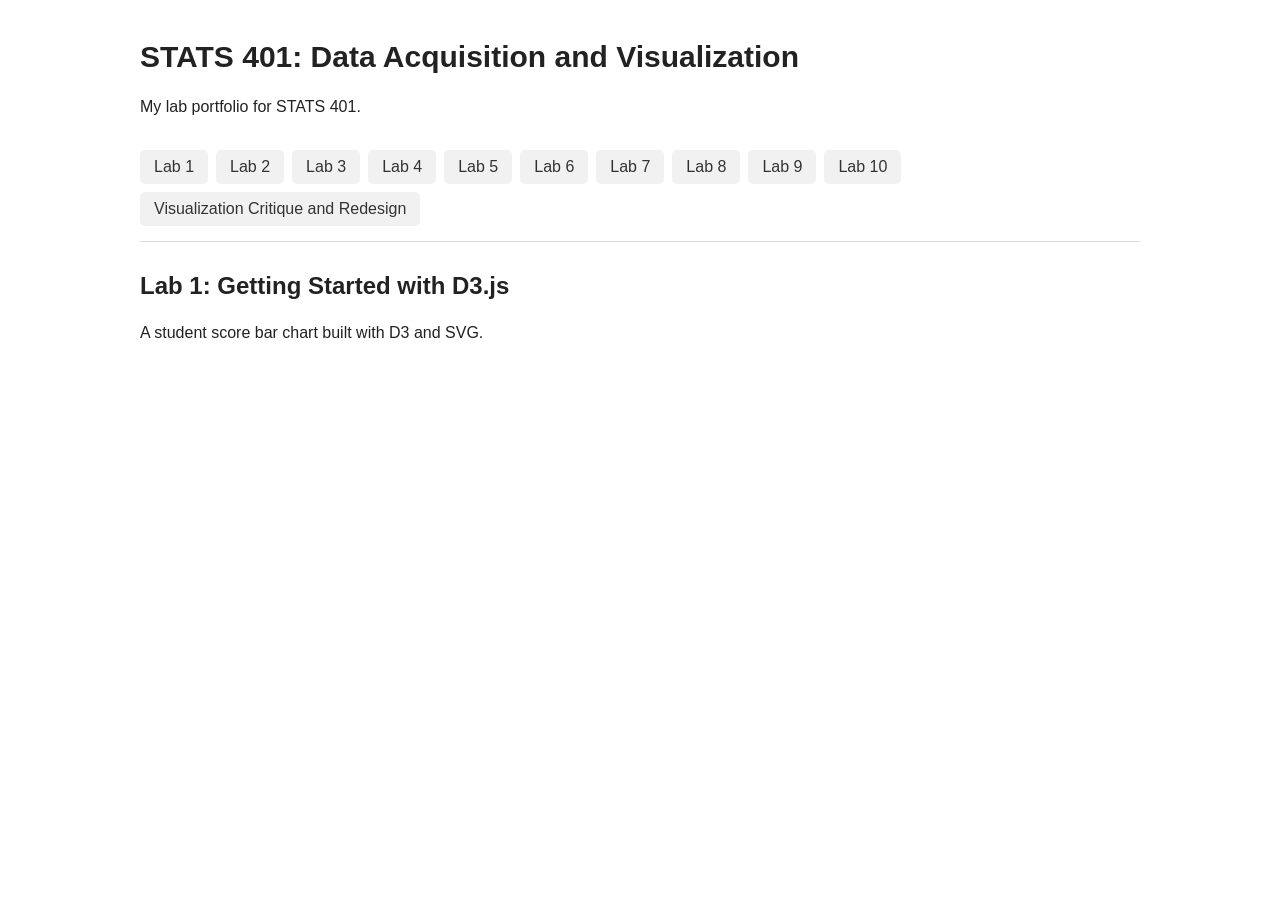
<file: index.html>
<!DOCTYPE html>
<html lang="en">
<head>
  <meta charset="UTF-8">
  <meta name="viewport" content="width=device-width, initial-scale=1.0">
  <title>STATS 401 Labs</title>
  <link rel="stylesheet" href="css/style.css">
</head>
<body>

  <h1>STATS 401: Data Acquisition and Visualization</h1>
  <p>My lab portfolio for STATS 401.</p>

  <nav class="lab-nav">
    <a href="lab1/index.html">Lab 1</a>
    <a href="lab2/index.html">Lab 2</a>
    <a href="lab3/index.html">Lab 3</a>
    <a href="lab4/index.html">Lab 4</a>
    <a href="lab5/index.html">Lab 5</a>
    <a href="lab6/index.html">Lab 6</a>
    <a href="lab7/index.html">Lab 7</a>
    <a href="lab8/index.html">Lab 8</a>
    <a href="lab9/index.html">Lab 9</a>
    <a href="lab10/index.html">Lab 10</a>
    <a href="viz-critique/index.html">Visualization Critique and Redesign</a>
  </nav>

  <h2>Lab 1: Getting Started with D3.js</h2>
  <p>A student score bar chart built with D3 and SVG.</p>

</body>
</html>
</file>
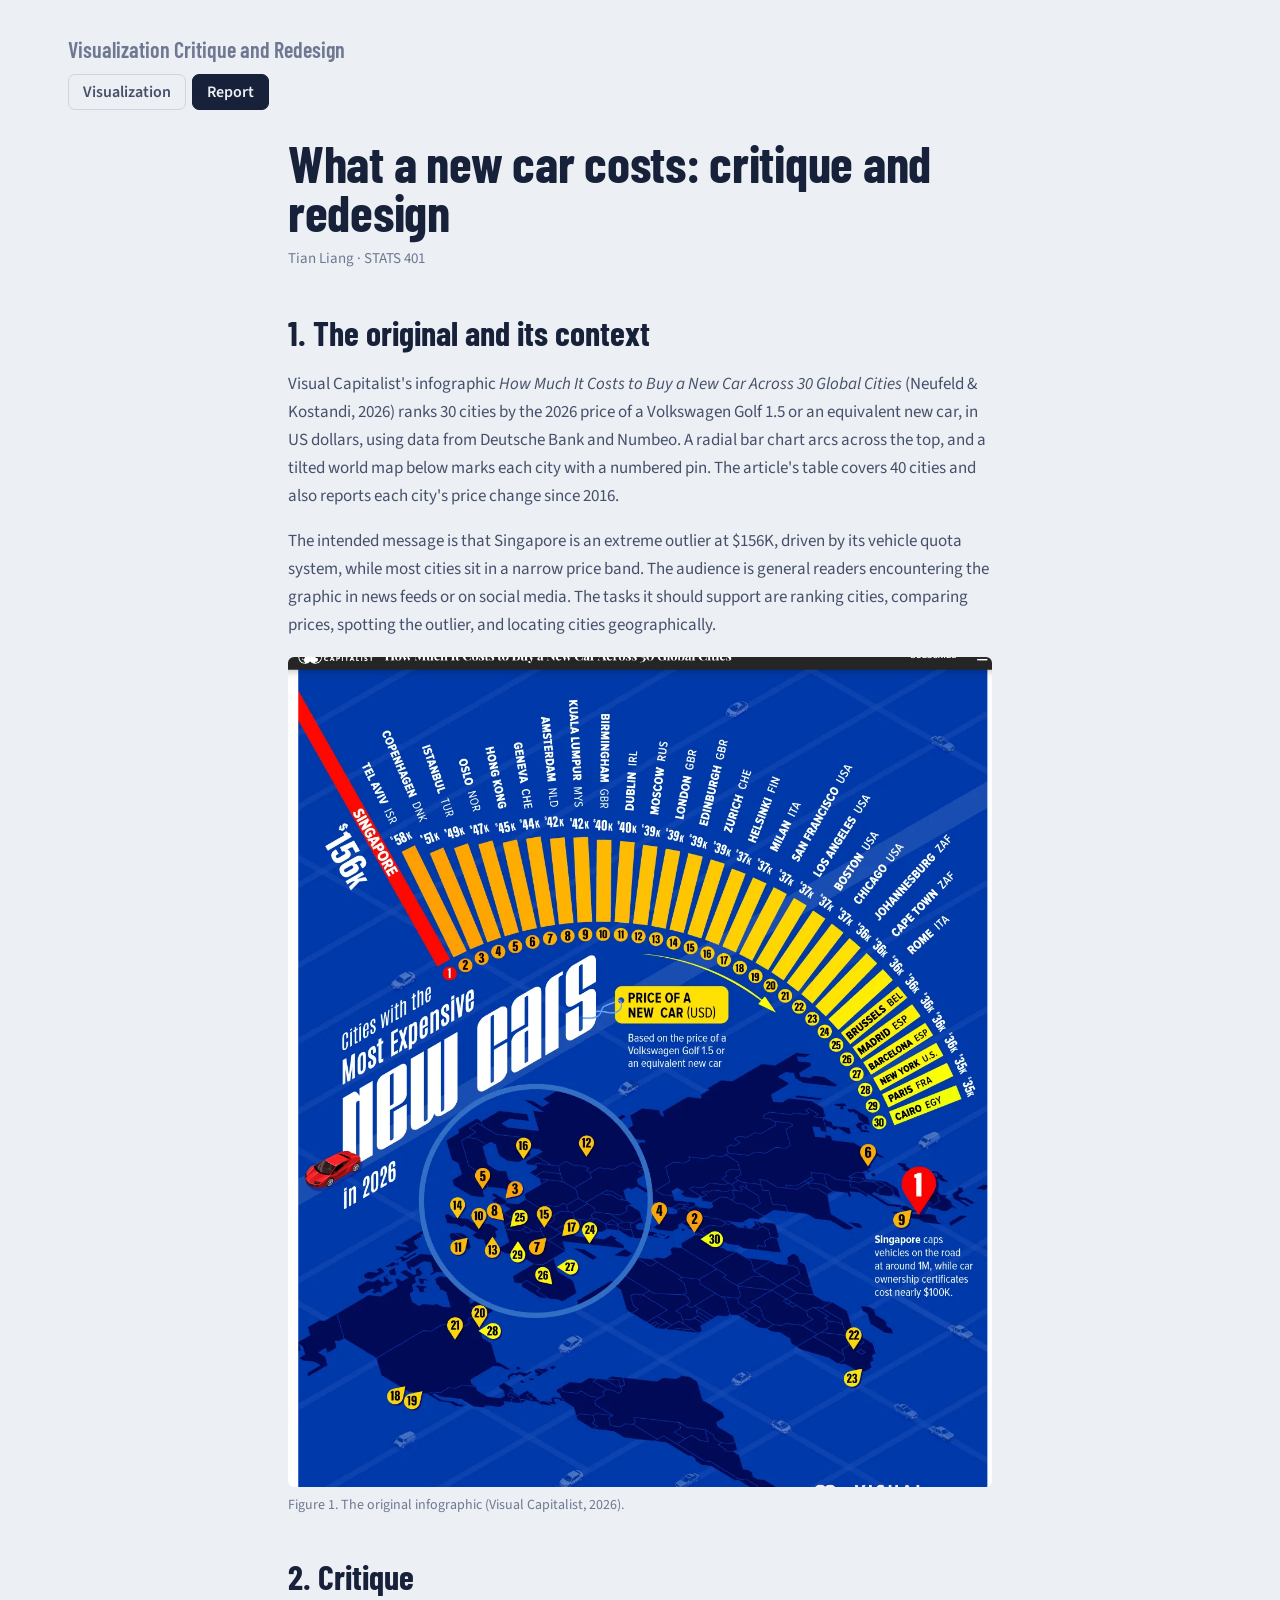
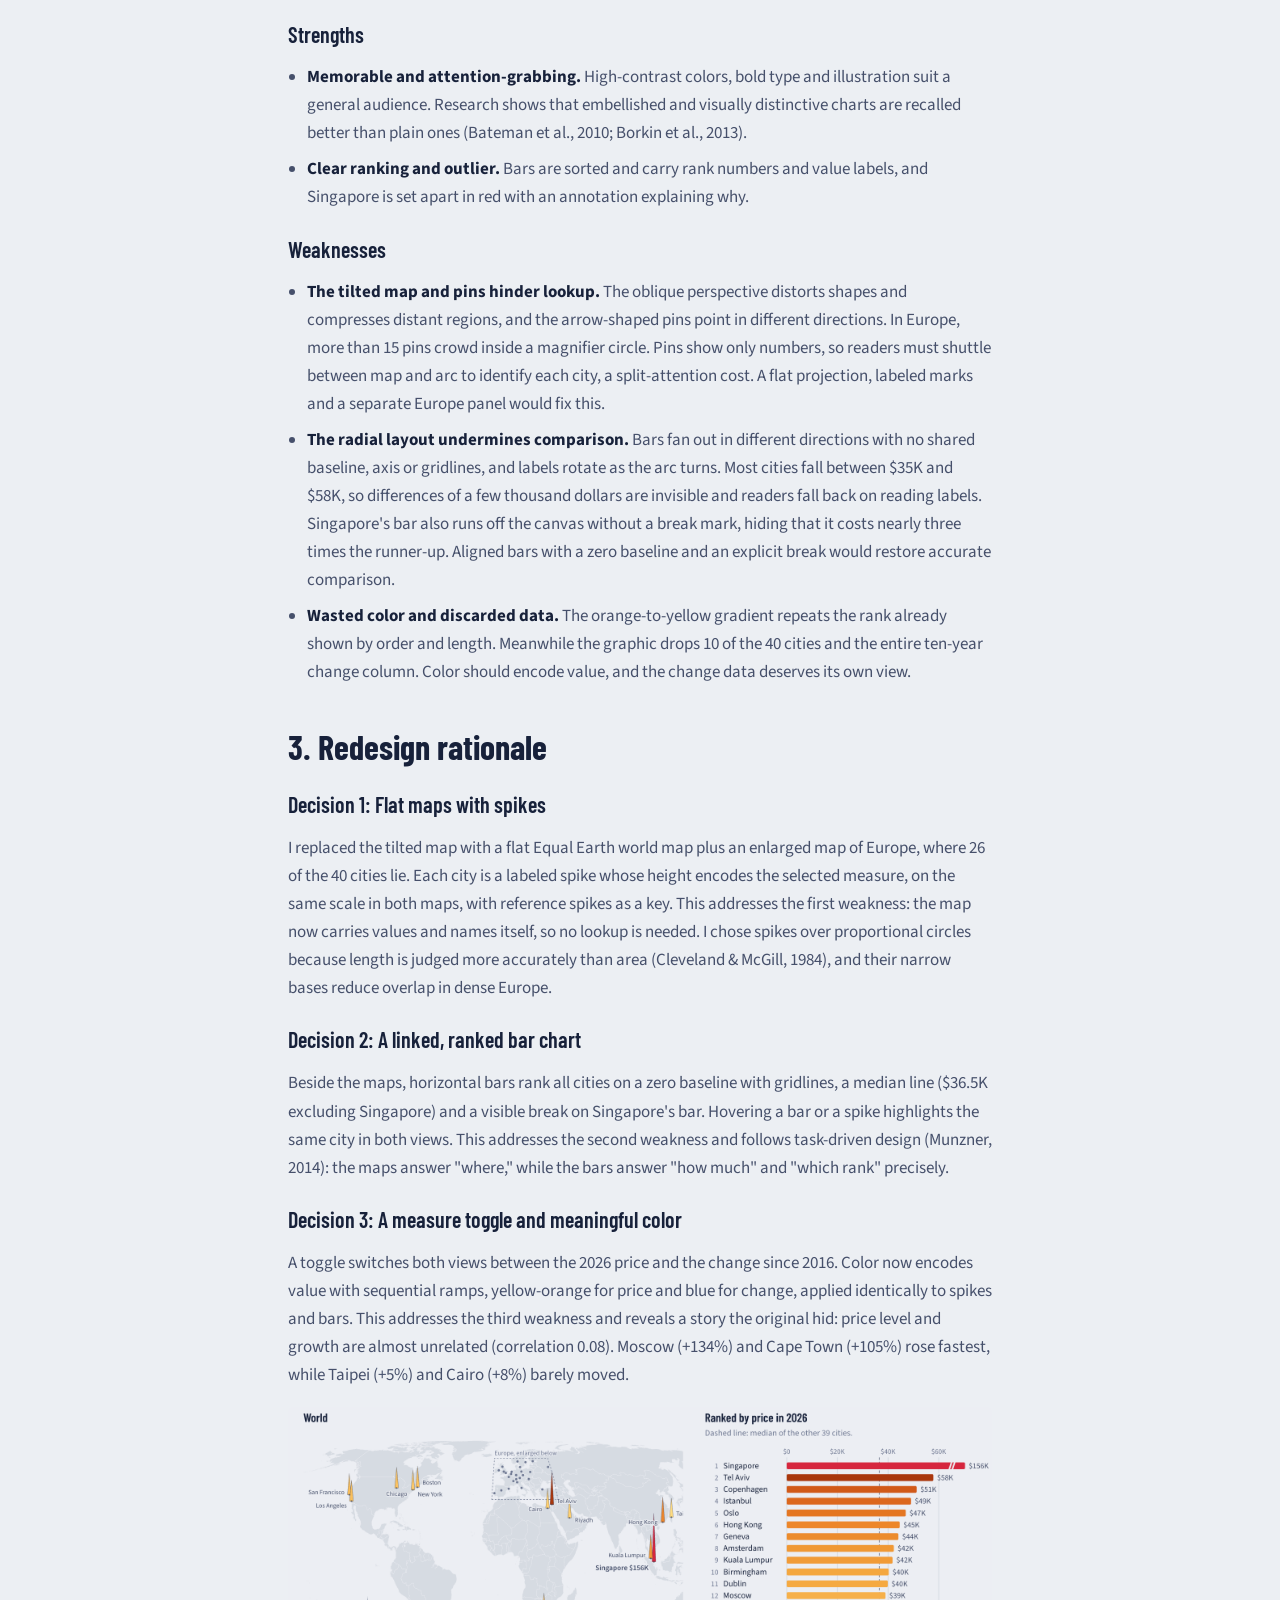
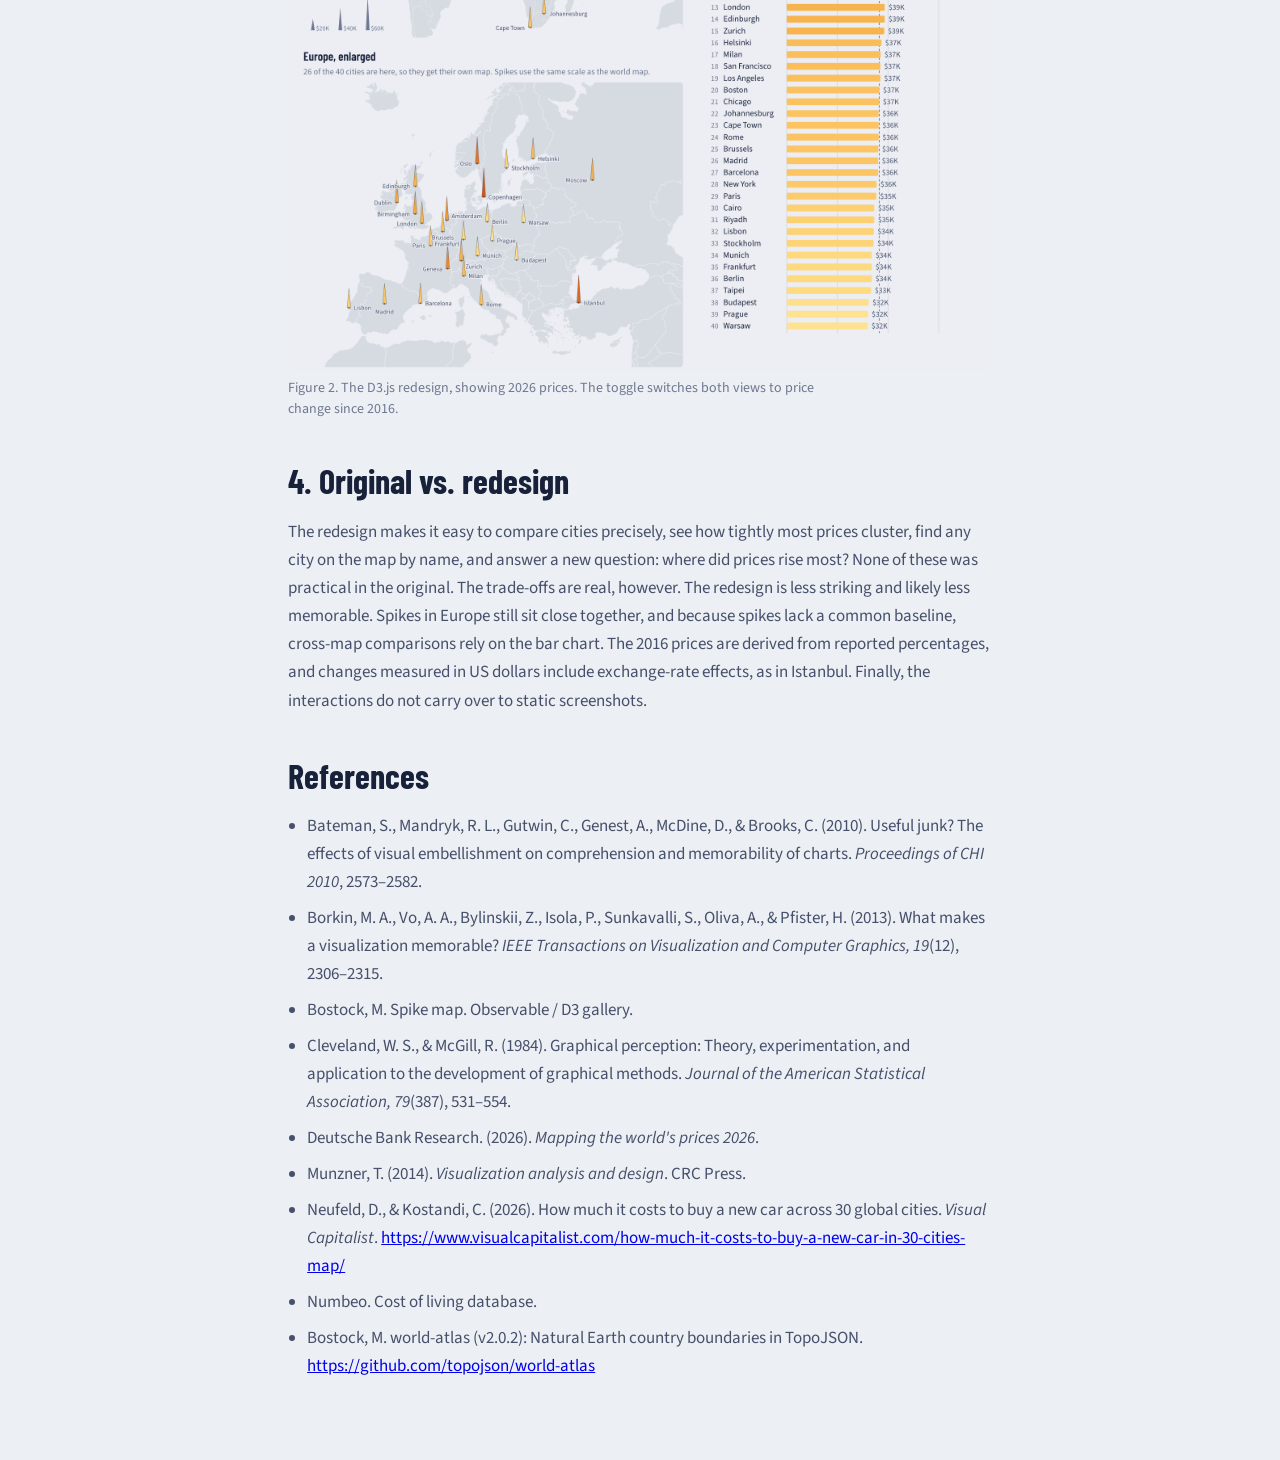
<file: viz-critique/report.html>
<!doctype html>
<html lang="en">
<head>
<meta charset="utf-8">
<meta name="viewport" content="width=device-width, initial-scale=1, viewport-fit=cover">
<title>Report: Visualization Critique and Redesign</title>
<link rel="preconnect" href="https://fonts.googleapis.com">
<link rel="preconnect" href="https://fonts.gstatic.com" crossorigin>
<link href="https://fonts.googleapis.com/css2?family=Barlow+Condensed:wght@500;600;700&family=Source+Sans+3:wght@400;600&display=swap" rel="stylesheet">
<link rel="stylesheet" href="css/style.css">
</head>
<body>
<header class="page-head">
  <p class="kicker">Visualization Critique and Redesign</p>
  <nav class="tabs" aria-label="Project sections">
    <a href="index.html">Visualization</a>
    <a href="report.html" aria-current="page">Report</a>
  </nav>
</header>

<main class="report">
<h1>What a new car costs: critique and redesign</h1>
<p class="meta">Tian Liang · STATS 401</p>

<h2>1. The original and its context</h2>
<!-- REPORT-BODY-START -->
<p>Visual Capitalist's infographic <em>How Much It Costs to Buy a New Car Across 30 Global Cities</em> (Neufeld &amp; Kostandi, 2026) ranks 30 cities by the 2026 price of a Volkswagen Golf 1.5 or an equivalent new car, in US dollars, using data from Deutsche Bank and Numbeo. A radial bar chart arcs across the top, and a tilted world map below marks each city with a numbered pin. The article's table covers 40 cities and also reports each city's price change since 2016.</p>
<p>The intended message is that Singapore is an extreme outlier at $156K, driven by its vehicle quota system, while most cities sit in a narrow price band. The audience is general readers encountering the graphic in news feeds or on social media. The tasks it should support are ranking cities, comparing prices, spotting the outlier, and locating cities geographically.</p>

<figure>
  <img src="images/original.png" alt="Original infographic: radial bar chart of new car prices above a tilted map with numbered pins.">
  <figcaption>Figure 1. The original infographic (Visual Capitalist, 2026).</figcaption>
</figure>

<h2>2. Critique</h2>
<h3>Strengths</h3>
<ul>
  <li><strong>Memorable and attention-grabbing.</strong> High-contrast colors, bold type and illustration suit a general audience. Research shows that embellished and visually distinctive charts are recalled better than plain ones (Bateman et al., 2010; Borkin et al., 2013).</li>
  <li><strong>Clear ranking and outlier.</strong> Bars are sorted and carry rank numbers and value labels, and Singapore is set apart in red with an annotation explaining why.</li>
</ul>
<h3>Weaknesses</h3>
<ul>
  <li><strong>The tilted map and pins hinder lookup.</strong> The oblique perspective distorts shapes and compresses distant regions, and the arrow-shaped pins point in different directions. In Europe, more than 15 pins crowd inside a magnifier circle. Pins show only numbers, so readers must shuttle between map and arc to identify each city, a split-attention cost. A flat projection, labeled marks and a separate Europe panel would fix this.</li>
  <li><strong>The radial layout undermines comparison.</strong> Bars fan out in different directions with no shared baseline, axis or gridlines, and labels rotate as the arc turns. Most cities fall between $35K and $58K, so differences of a few thousand dollars are invisible and readers fall back on reading labels. Singapore's bar also runs off the canvas without a break mark, hiding that it costs nearly three times the runner-up. Aligned bars with a zero baseline and an explicit break would restore accurate comparison.</li>
  <li><strong>Wasted color and discarded data.</strong> The orange-to-yellow gradient repeats the rank already shown by order and length. Meanwhile the graphic drops 10 of the 40 cities and the entire ten-year change column. Color should encode value, and the change data deserves its own view.</li>
</ul>

<h2>3. Redesign rationale</h2>
<h3>Decision 1: Flat maps with spikes</h3>
<p>I replaced the tilted map with a flat Equal Earth world map plus an enlarged map of Europe, where 26 of the 40 cities lie. Each city is a labeled spike whose height encodes the selected measure, on the same scale in both maps, with reference spikes as a key. This addresses the first weakness: the map now carries values and names itself, so no lookup is needed. I chose spikes over proportional circles because length is judged more accurately than area (Cleveland &amp; McGill, 1984), and their narrow bases reduce overlap in dense Europe.</p>
<h3>Decision 2: A linked, ranked bar chart</h3>
<p>Beside the maps, horizontal bars rank all cities on a zero baseline with gridlines, a median line ($36.5K excluding Singapore) and a visible break on Singapore's bar. Hovering a bar or a spike highlights the same city in both views. This addresses the second weakness and follows task-driven design (Munzner, 2014): the maps answer "where," while the bars answer "how much" and "which rank" precisely.</p>
<h3>Decision 3: A measure toggle and meaningful color</h3>
<p>A toggle switches both views between the 2026 price and the change since 2016. Color now encodes value with sequential ramps, yellow-orange for price and blue for change, applied identically to spikes and bars. This addresses the third weakness and reveals a story the original hid: price level and growth are almost unrelated (correlation 0.08). Moscow (+134%) and Cape Town (+105%) rose fastest, while Taipei (+5%) and Cairo (+8%) barely moved.</p>

<figure>
  <img src="images/redesign.png" alt="Redesign: headline, world and Europe spike maps, and a ranked bar chart of new car prices.">
  <figcaption>Figure 2. The D3.js redesign, showing 2026 prices. The toggle switches both views to price change since 2016.</figcaption>
</figure>

<h2>4. Original vs. redesign</h2>
<p>The redesign makes it easy to compare cities precisely, see how tightly most prices cluster, find any city on the map by name, and answer a new question: where did prices rise most? None of these was practical in the original. The trade-offs are real, however. The redesign is less striking and likely less memorable. Spikes in Europe still sit close together, and because spikes lack a common baseline, cross-map comparisons rely on the bar chart. The 2016 prices are derived from reported percentages, and changes measured in US dollars include exchange-rate effects, as in Istanbul. Finally, the interactions do not carry over to static screenshots.</p>
<!-- REPORT-BODY-END -->

<h2>References</h2>
<ul>
  <li>Bateman, S., Mandryk, R. L., Gutwin, C., Genest, A., McDine, D., &amp; Brooks, C. (2010). Useful junk? The effects of visual embellishment on comprehension and memorability of charts. <em>Proceedings of CHI 2010</em>, 2573–2582.</li>
  <li>Borkin, M. A., Vo, A. A., Bylinskii, Z., Isola, P., Sunkavalli, S., Oliva, A., &amp; Pfister, H. (2013). What makes a visualization memorable? <em>IEEE Transactions on Visualization and Computer Graphics, 19</em>(12), 2306–2315.</li>
  <li>Bostock, M. Spike map. Observable / D3 gallery.</li>
  <li>Cleveland, W. S., &amp; McGill, R. (1984). Graphical perception: Theory, experimentation, and application to the development of graphical methods. <em>Journal of the American Statistical Association, 79</em>(387), 531–554.</li>
  <li>Deutsche Bank Research. (2026). <em>Mapping the world's prices 2026</em>.</li>
  <li>Munzner, T. (2014). <em>Visualization analysis and design</em>. CRC Press.</li>
  <li>Neufeld, D., &amp; Kostandi, C. (2026). How much it costs to buy a new car across 30 global cities. <em>Visual Capitalist</em>. <a href="https://www.visualcapitalist.com/how-much-it-costs-to-buy-a-new-car-in-30-cities-map/">https://www.visualcapitalist.com/how-much-it-costs-to-buy-a-new-car-in-30-cities-map/</a></li>
  <li>Numbeo. Cost of living database.</li>
  <li>Bostock, M. world-atlas (v2.0.2): Natural Earth country boundaries in TopoJSON. <a href="https://github.com/topojson/world-atlas">https://github.com/topojson/world-atlas</a></li>
</ul>
</main>
</body>
</html>
</file>
<file: css/style.css>
body {
  font-family: -apple-system, "Segoe UI", Arial, sans-serif;
  max-width: 1000px;
  margin: 40px auto;
  padding: 0 20px;
  color: #222;
}

h1 { font-size: 30px; }
h2 { margin-top: 30px; }
p  { line-height: 1.6; }

/* 导航 */
.lab-nav {
  display: flex;
  flex-wrap: wrap;
  gap: 8px;
  margin: 30px 0;
  padding-bottom: 15px;
  border-bottom: 1px solid #ddd;
}
.lab-nav a {
  padding: 8px 14px;
  text-decoration: none;
  background: #f1f1f1;
  color: #333;
  border-radius: 5px;
}
.lab-nav a:hover { background: #333; color: #fff; }

/* 图表 */
#chart { margin-top: 20px; }

.bar {
  fill: steelblue;
}
.bar:hover {
  fill: #1f5d8b;
}

.score-label {
  font-size: 13px;
  font-weight: bold;
  fill: #333;
}
.name-label {
  font-size: 13px;
  fill: #666;
}
</file>
<file: viz-critique/css/style.css>
:root{--bg:#eceff3;--ink:#17213a;--ink2:#46506b;--muted:#6f7892;--land:#d6dbe3;--border:#eceff3;--grid:#cfd5de;--hl:#dde2ea;--sg:#d7263d;
  box-sizing:border-box;padding-top:env(safe-area-inset-top,0px);padding-bottom:env(safe-area-inset-bottom,0px)}
@media (prefers-color-scheme:dark){:root:not([data-theme="light"]){--bg:#111a2e;--ink:#eef1f7;--ink2:#b9c1d4;--muted:#8791ab;--land:#22304f;--border:#111a2e;--grid:#27345a;--hl:#1b2742;--sg:#ff4d5e}}
:root[data-theme="dark"]{--bg:#111a2e;--ink:#eef1f7;--ink2:#b9c1d4;--muted:#8791ab;--land:#22304f;--border:#111a2e;--grid:#27345a;--hl:#1b2742;--sg:#ff4d5e}
*,*::before,*::after{box-sizing:inherit}
html{scroll-padding-top:env(safe-area-inset-top,0px)}
body{margin:0;background:var(--bg);color:var(--ink);font-family:"Source Sans 3",system-ui,-apple-system,"Segoe UI",sans-serif;-webkit-font-smoothing:antialiased}
.wrap{max-width:1200px;margin:0 auto;padding:44px 28px 56px}
h1{font-family:"Barlow Condensed","Arial Narrow",sans-serif;font-weight:700;font-size:clamp(38px,5.6vw,72px);line-height:.95;letter-spacing:-.005em;margin:0;max-width:17ch}
h1 .sg{color:var(--sg)}
.dek{max-width:62ch;font-size:18px;line-height:1.5;color:var(--ink2);margin:16px 0 0}
.bar{display:flex;flex-wrap:wrap;gap:16px 28px;align-items:center;margin:28px 0 6px}
.seg{display:inline-flex;border:1.5px solid var(--ink);border-radius:7px;overflow:hidden}
.seg button{font:600 15px "Source Sans 3",sans-serif;padding:8px 16px;border:0;background:transparent;color:var(--ink);cursor:pointer}
.seg button+button{border-left:1.5px solid var(--ink)}
.seg button[aria-pressed="true"]{background:var(--ink);color:var(--bg)}
.seg button:focus-visible,.row:focus-visible{outline:2px solid var(--sg);outline-offset:2px}
#legend{display:block}
.grid{display:grid;grid-template-columns:minmax(0,1.3fr) minmax(0,1fr);gap:24px 36px;margin-top:14px;align-items:start}
@media (max-width:880px){.grid{grid-template-columns:minmax(0,1fr)}}
.panel-title{font-family:"Barlow Condensed",sans-serif;font-weight:600;font-size:20px;margin:0 0 4px;color:var(--ink)}
.panel-note{font-size:14px;color:var(--muted);margin:0 0 8px}
svg{display:block;width:100%;height:auto;overflow:visible}
svg text{font-family:"Source Sans 3",sans-serif}
.lbl{font-size:12px;fill:var(--ink2);paint-order:stroke;stroke:var(--bg);stroke-width:3px;stroke-linejoin:round;pointer-events:none}
.dot{cursor:pointer}
.dot path{stroke:var(--ink);stroke-opacity:.45;stroke-width:.8;stroke-linejoin:round}
.dot.hl path{stroke-opacity:1;stroke-width:2}
.dot .base{fill:var(--ink);opacity:.55}
.row{cursor:pointer;outline:none}
.row .bgr{fill:transparent}
.row.hl .bgr{fill:var(--hl)}
.num{font-variant-numeric:tabular-nums}
.val{paint-order:stroke;stroke:var(--bg);stroke-width:3px;stroke-linejoin:round}
.tip{position:absolute;pointer-events:none;background:var(--ink);color:var(--bg);padding:9px 12px;border-radius:7px;font-size:14px;line-height:1.4;opacity:0;transition:opacity .12s;max-width:250px;z-index:5}
.tip b{font-family:"Barlow Condensed",sans-serif;font-size:19px;font-weight:600;display:block}
.notes{margin-top:36px;padding-top:16px;border-top:1px solid var(--grid);font-size:14px;color:var(--muted);line-height:1.6;max-width:84ch}
.notes p{margin:0 0 8px}
.notes a{color:var(--ink2)}
@media (prefers-reduced-motion:reduce){*{transition:none!important}}

/* page sections */
.page-head{max-width:1200px;margin:0 auto;padding:36px 28px 0}
.page-head .kicker{font-family:"Barlow Condensed",sans-serif;font-weight:600;font-size:22px;color:var(--muted);margin:0}
section{border-top:1px solid var(--grid)}
section:first-of-type{border-top:0}
h2{font-family:"Barlow Condensed",sans-serif;font-weight:700;font-size:34px;margin:0 0 12px}
.prose{max-width:70ch;font-size:17px;line-height:1.6;color:var(--ink2)}
.prose p{margin:0 0 12px}
figure{margin:18px 0 0}
figure img{display:block;max-width:min(100%,760px);height:auto;border-radius:6px}
figcaption{font-size:14px;color:var(--muted);margin-top:8px;max-width:80ch;line-height:1.5}
.refs{font-size:15px;line-height:1.6;color:var(--ink2);max-width:90ch;padding-left:1.2em}
.refs li{margin-bottom:8px}
.refs a{color:var(--ink2)}
#chart-error{color:var(--sg);font-weight:600}

/* tabs */
.tabs{display:flex;gap:6px;margin-top:12px}
.tabs a{font:600 16px "Source Sans 3",sans-serif;color:var(--ink2);text-decoration:none;padding:6px 14px;border:1.5px solid var(--grid);border-radius:7px}
.tabs a[aria-current="page"]{background:var(--ink);color:var(--bg);border-color:var(--ink)}
.tabs a:focus-visible{outline:2px solid var(--sg);outline-offset:2px}
/* report */
.report{max-width:760px;margin:0 auto;padding:28px 28px 64px}
.report h1{font-size:clamp(34px,4.6vw,52px);max-width:none}
.report .meta{color:var(--muted);font-size:15px;margin:10px 0 0}
.report h2{margin-top:40px}
.report h3{font-family:"Barlow Condensed",sans-serif;font-weight:600;font-size:22px;margin:24px 0 8px;color:var(--ink)}
.report p,.report li{font-size:17px;line-height:1.65;color:var(--ink2)}
.report ul{padding-left:1.2em}
.report li{margin-bottom:8px}
.report strong{color:var(--ink)}
.report figure img{max-width:100%}
</file>
